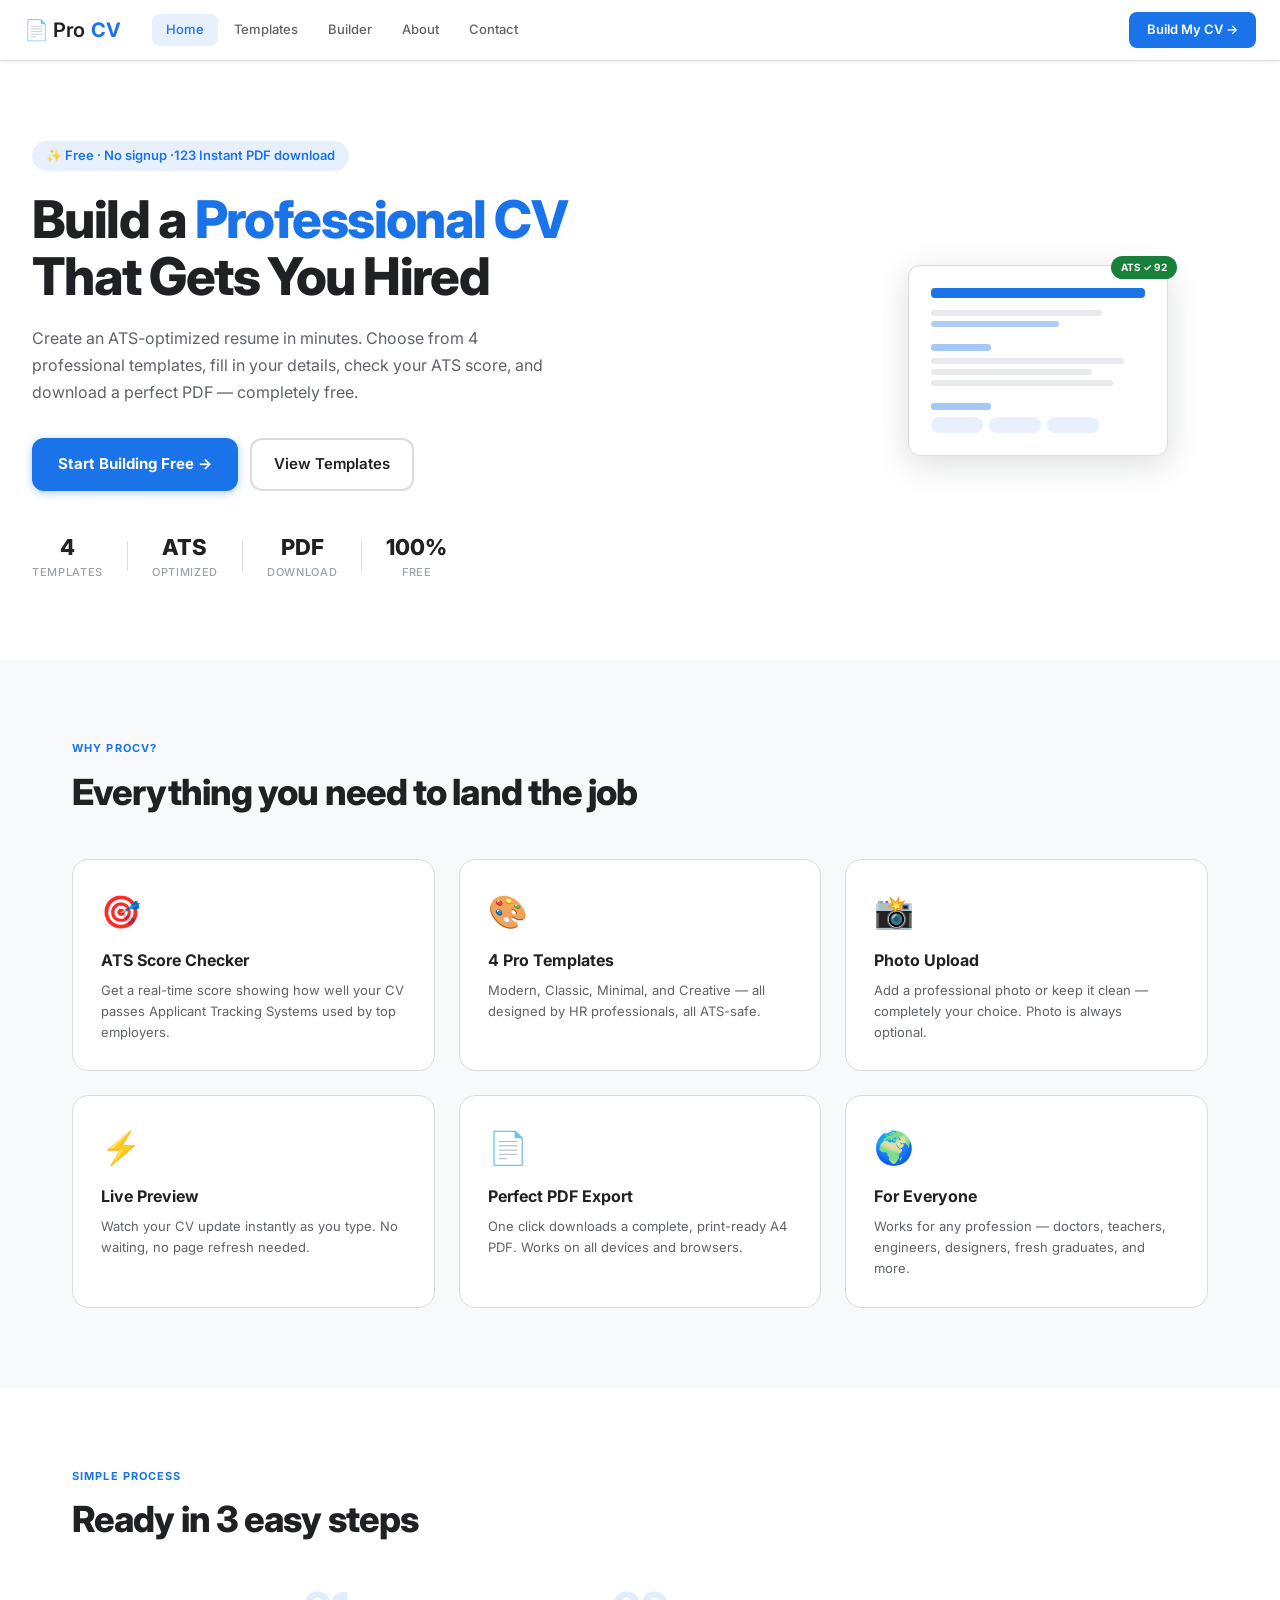
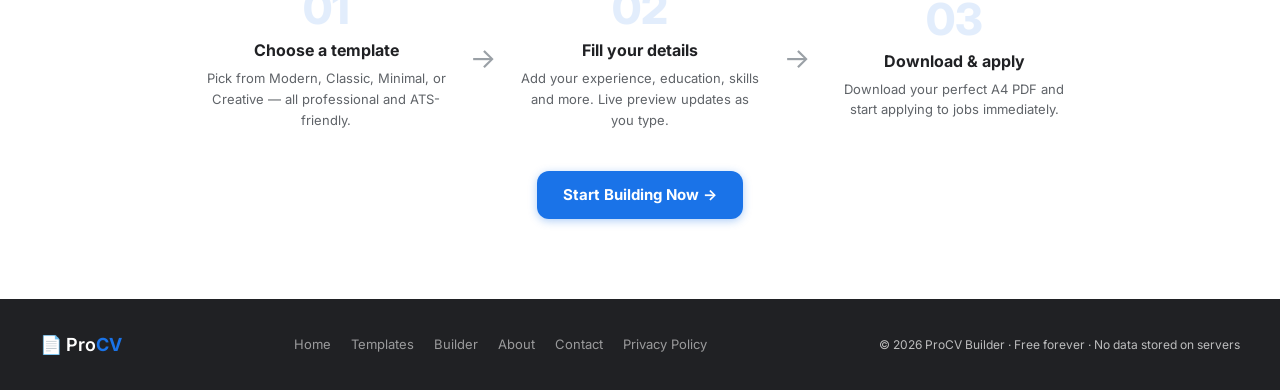
<file: index.html>
<!DOCTYPE html>
<html lang="en">
<head>
<meta charset="UTF-8">
<meta name="viewport" content="width=device-width, initial-scale=1.0">
<title>ProCV – Free Professional CV Builder</title>
<link rel="stylesheet" href="style.css">
<link href="https://fonts.googleapis.com/css2?family=Inter:wght@300;400;500;600;700;800&display=swap" rel="stylesheet">
</head>
<body>

<nav class="navbar">
  <div class="nav-wrap">
    <a href="index.html" class="brand">📄 Pro<strong>CV</strong></a>
    <div class="nav-links">
      <a href="index.html" class="nav-a active">Home</a>
      <a href="templates.html" class="nav-a">Templates</a>
      <a href="builder.html" class="nav-a">Builder</a>
      <a href="about.html" class="nav-a">About</a>
      <a href="contact.html" class="nav-a">Contact</a>
    </div>
    <a href="builder.html" class="nav-btn">Build My CV →</a>
    <button class="hamburger" onclick="toggleMenu()">☰</button>
  </div>
  <div class="mobile-menu" id="mobile-menu">
    <a href="index.html">Home</a>
    <a href="templates.html">Templates</a>
    <a href="builder.html">Builder</a>
    <a href="about.html">About</a>
    <a href="contact.html">Contact</a>
    <a href="builder.html" class="nav-btn" style="margin-top:8px;text-align:center">Build My CV →</a>
  </div>
</nav>

<section class="hero">
  <div class="hero-content">
    <div class="hero-badge">✨ Free · No signup ·123 Instant PDF download</div>
    <h1>Build a <span class="blue">Professional CV</span><br>That Gets You Hired</h1>
    <p class="hero-p">Create an ATS-optimized resume in minutes. Choose from 4 professional templates, fill in your details, check your ATS score, and download a perfect PDF — completely free.</p>
    <div class="hero-btns">
      <a href="builder.html" class="btn-primary">Start Building Free →</a>
      <a href="templates.html" class="btn-outline">View Templates</a>
    </div>
    <div class="hero-stats">
      <div class="hstat"><strong>4</strong><span>Templates</span></div>
      <div class="hdiv"></div>
      <div class="hstat"><strong>ATS</strong><span>Optimized</span></div>
      <div class="hdiv"></div>
      <div class="hstat"><strong>PDF</strong><span>Download</span></div>
      <div class="hdiv"></div>
      <div class="hstat"><strong>100%</strong><span>Free</span></div>
    </div>
  </div>
  <div class="hero-img">
    <div class="mockup">
      <div class="mockup-bar"></div>
      <div class="mockup-line l80"></div>
      <div class="mockup-line l60 blue-line"></div>
      <div class="mockup-gap"></div>
      <div class="mockup-stitle"></div>
      <div class="mockup-line l90"></div>
      <div class="mockup-line l75"></div>
      <div class="mockup-line l85"></div>
      <div class="mockup-gap"></div>
      <div class="mockup-stitle"></div>
      <div class="mockup-chips">
        <div class="mc"></div><div class="mc"></div><div class="mc"></div>
      </div>
      <div class="ats-badge">ATS ✓ 92</div>
    </div>
  </div>
</section>

<section class="features">
  <div class="container">
    <div class="sec-label">Why ProCV?</div>
    <h2 class="sec-title">Everything you need to land the job</h2>
    <div class="feat-grid">
      <div class="feat-card"><div class="feat-icon">🎯</div><h3>ATS Score Checker</h3><p>Get a real-time score showing how well your CV passes Applicant Tracking Systems used by top employers.</p></div>
      <div class="feat-card"><div class="feat-icon">🎨</div><h3>4 Pro Templates</h3><p>Modern, Classic, Minimal, and Creative — all designed by HR professionals, all ATS-safe.</p></div>
      <div class="feat-card"><div class="feat-icon">📸</div><h3>Photo Upload</h3><p>Add a professional photo or keep it clean — completely your choice. Photo is always optional.</p></div>
      <div class="feat-card"><div class="feat-icon">⚡</div><h3>Live Preview</h3><p>Watch your CV update instantly as you type. No waiting, no page refresh needed.</p></div>
      <div class="feat-card"><div class="feat-icon">📄</div><h3>Perfect PDF Export</h3><p>One click downloads a complete, print-ready A4 PDF. Works on all devices and browsers.</p></div>
      <div class="feat-card"><div class="feat-icon">🌍</div><h3>For Everyone</h3><p>Works for any profession — doctors, teachers, engineers, designers, fresh graduates, and more.</p></div>
    </div>
  </div>
</section>

<section class="how-section">
  <div class="container">
    <div class="sec-label">Simple process</div>
    <h2 class="sec-title">Ready in 3 easy steps</h2>
    <div class="how-grid">
      <div class="how-card"><div class="how-num">01</div><h3>Choose a template</h3><p>Pick from Modern, Classic, Minimal, or Creative — all professional and ATS-friendly.</p></div>
      <div class="how-arrow">→</div>
      <div class="how-card"><div class="how-num">02</div><h3>Fill your details</h3><p>Add your experience, education, skills and more. Live preview updates as you type.</p></div>
      <div class="how-arrow">→</div>
      <div class="how-card"><div class="how-num">03</div><h3>Download & apply</h3><p>Download your perfect A4 PDF and start applying to jobs immediately.</p></div>
    </div>
    <div style="text-align:center;margin-top:2.5rem"><a href="builder.html" class="btn-primary">Start Building Now →</a></div>
  </div>
</section>

<footer class="footer">
  <div class="footer-wrap">
    <div class="footer-brand">📄 Pro<strong>CV</strong></div>
    <div class="footer-links">
      <a href="index.html">Home</a>
      <a href="templates.html">Templates</a>
      <a href="builder.html">Builder</a>
      <a href="about.html">About</a>
      <a href="contact.html">Contact</a>
      <a href="privacy.html">Privacy Policy</a>
    </div>
    <p class="footer-copy">© 2026 ProCV Builder · Free forever · No data stored on servers</p>
  </div>
</footer>

<script>
function toggleMenu(){document.getElementById('mobile-menu').classList.toggle('open')}
</script>
</body>
</html>
</file>
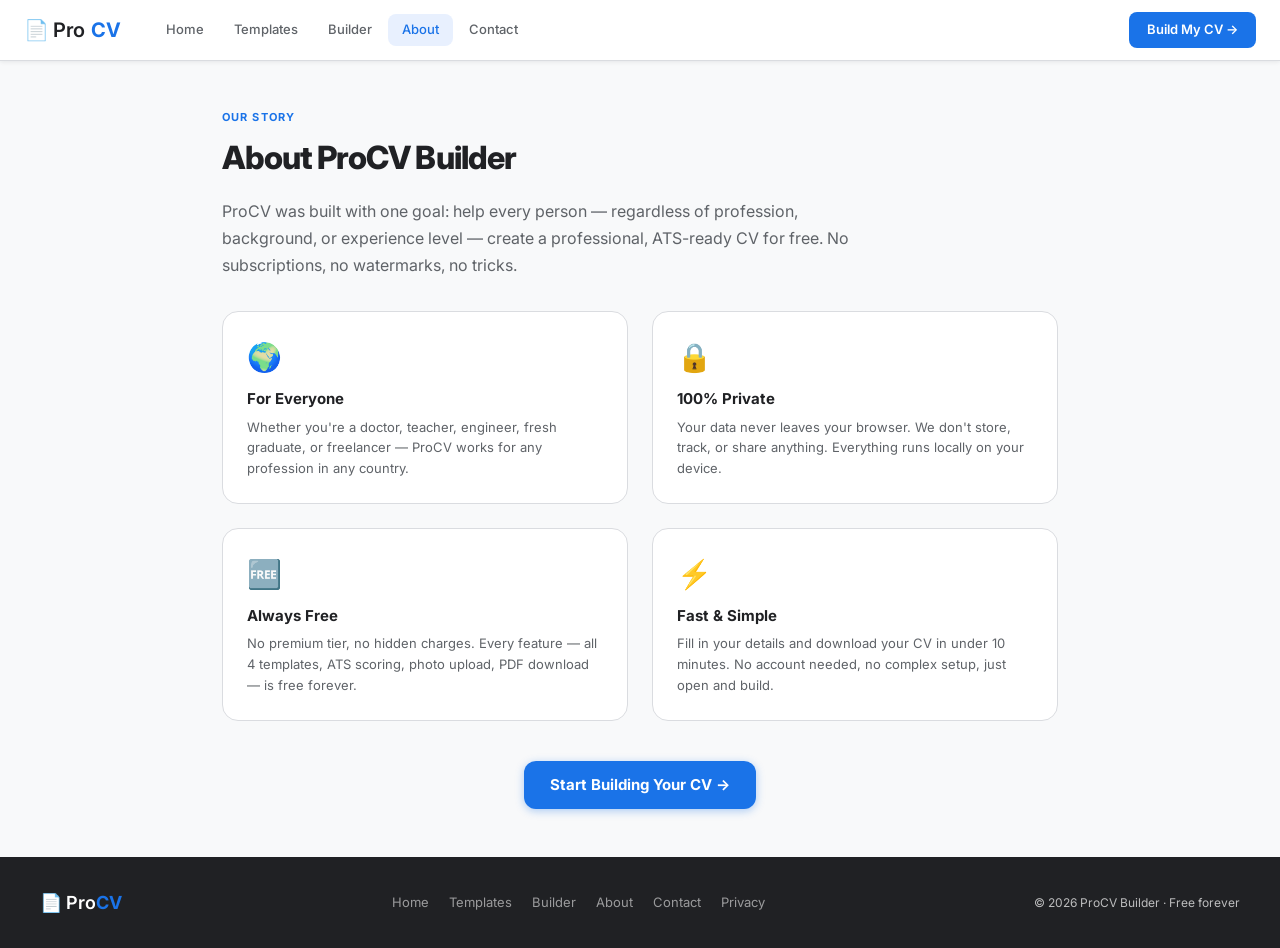
<file: about.html>
<!DOCTYPE html>
<html lang="en">
<head>
<meta charset="UTF-8"><meta name="viewport" content="width=device-width,initial-scale=1.0">
<title>About – ProCV Builder</title>
<link rel="stylesheet" href="style.css">
<link href="https://fonts.googleapis.com/css2?family=Inter:wght@400;500;600;700;800&display=swap" rel="stylesheet">
</head>
<body class="page-body">
<nav class="navbar"><div class="nav-wrap">
  <a href="index.html" class="brand">📄 Pro<strong>CV</strong></a>
  <div class="nav-links">
    <a href="index.html" class="nav-a">Home</a><a href="templates.html" class="nav-a">Templates</a>
    <a href="builder.html" class="nav-a">Builder</a><a href="about.html" class="nav-a active">About</a><a href="contact.html" class="nav-a">Contact</a>
  </div>
  <a href="builder.html" class="nav-btn">Build My CV →</a>
  <button class="hamburger" onclick="toggleMenu()">☰</button>
</div>
<div class="mobile-menu" id="mobile-menu">
  <a href="index.html">Home</a><a href="templates.html">Templates</a><a href="builder.html">Builder</a><a href="about.html">About</a><a href="contact.html">Contact</a>
  <a href="builder.html" class="nav-btn" style="margin-top:8px;text-align:center">Build My CV →</a>
</div></nav>

<div class="page-section">
  <div class="sec-label">Our story</div>
  <h1 style="font-size:2rem;font-weight:800;letter-spacing:-.03em;margin-bottom:1rem">About ProCV Builder</h1>
  <p style="font-size:16px;color:var(--text2);line-height:1.7;max-width:640px;margin-bottom:2rem">ProCV was built with one goal: help every person — regardless of profession, background, or experience level — create a professional, ATS-ready CV for free. No subscriptions, no watermarks, no tricks.</p>

  <div class="about-grid">
    <div class="about-card"><div class="ac-icon">🌍</div><h3>For Everyone</h3><p>Whether you're a doctor, teacher, engineer, fresh graduate, or freelancer — ProCV works for any profession in any country.</p></div>
    <div class="about-card"><div class="ac-icon">🔒</div><h3>100% Private</h3><p>Your data never leaves your browser. We don't store, track, or share anything. Everything runs locally on your device.</p></div>
    <div class="about-card"><div class="ac-icon">🆓</div><h3>Always Free</h3><p>No premium tier, no hidden charges. Every feature — all 4 templates, ATS scoring, photo upload, PDF download — is free forever.</p></div>
    <div class="about-card"><div class="ac-icon">⚡</div><h3>Fast & Simple</h3><p>Fill in your details and download your CV in under 10 minutes. No account needed, no complex setup, just open and build.</p></div>
  </div>

  <div style="margin-top:2.5rem;text-align:center">
    <a href="builder.html" class="btn-primary">Start Building Your CV →</a>
  </div>
</div>

<footer class="footer"><div class="footer-wrap">
  <div class="footer-brand">📄 Pro<strong>CV</strong></div>
  <div class="footer-links"><a href="index.html">Home</a><a href="templates.html">Templates</a><a href="builder.html">Builder</a><a href="about.html">About</a><a href="contact.html">Contact</a><a href="privacy.html">Privacy</a></div>
  <p class="footer-copy">© 2026 ProCV Builder · Free forever</p>
</div></footer>
<script>function toggleMenu(){document.getElementById('mobile-menu').classList.toggle('open')}</script>
</body>
</html>
</file>
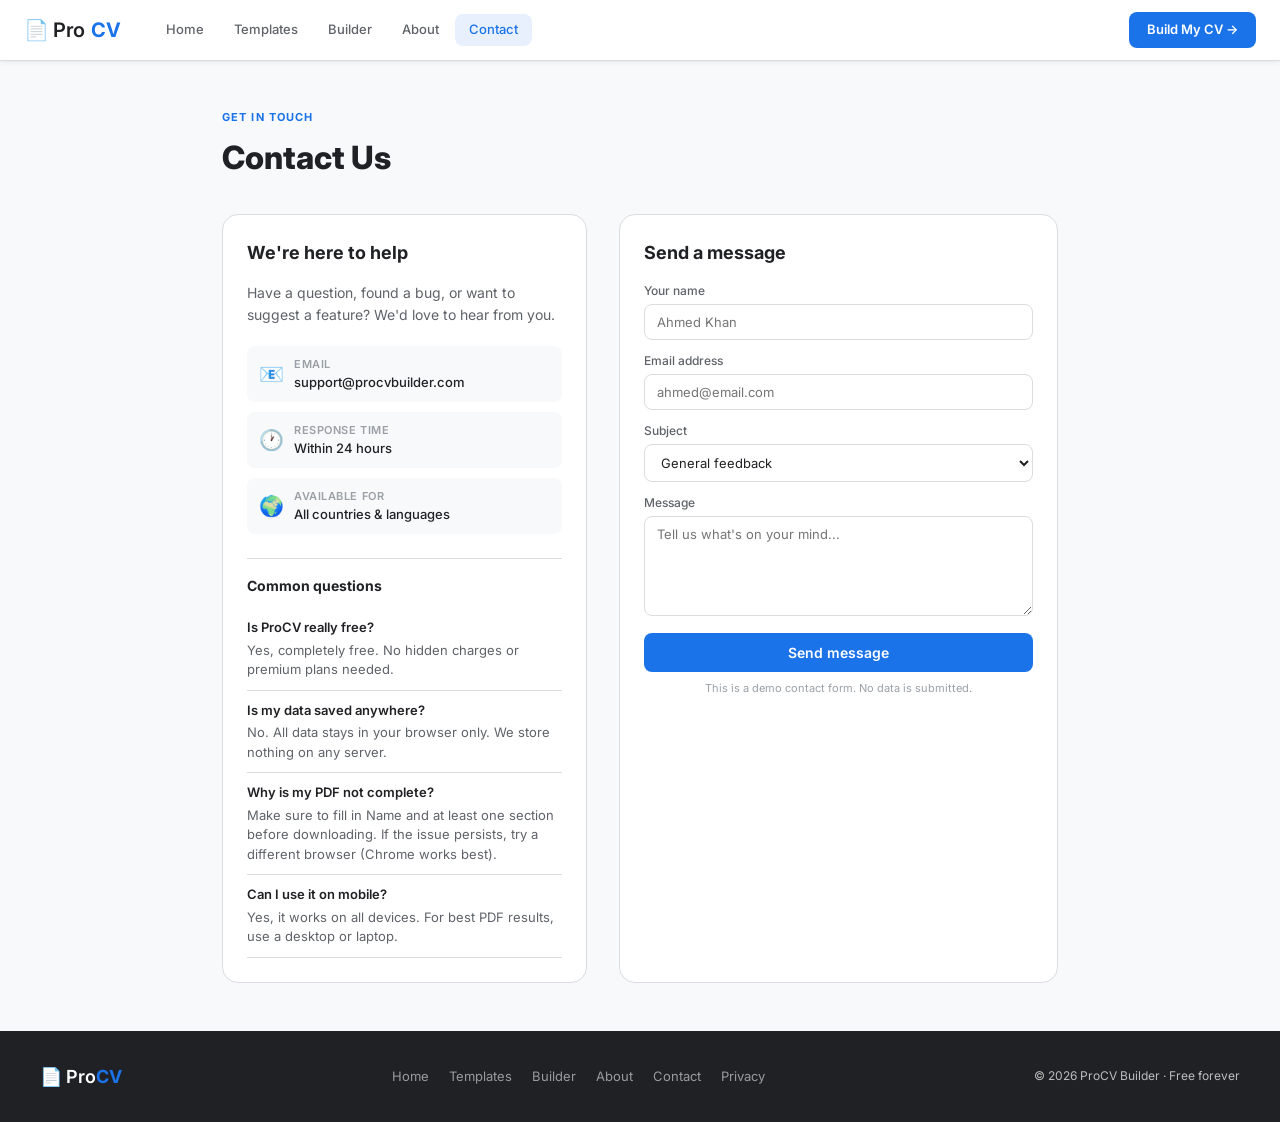
<file: contact.html>
<!DOCTYPE html>
<html lang="en">
<head>
<meta charset="UTF-8"><meta name="viewport" content="width=device-width,initial-scale=1.0">
<title>Contact – ProCV Builder</title>
<link rel="stylesheet" href="style.css">
<link href="https://fonts.googleapis.com/css2?family=Inter:wght@400;500;600;700;800&display=swap" rel="stylesheet">
</head>
<body class="page-body">
<nav class="navbar"><div class="nav-wrap">
  <a href="index.html" class="brand">📄 Pro<strong>CV</strong></a>
  <div class="nav-links">
    <a href="index.html" class="nav-a">Home</a><a href="templates.html" class="nav-a">Templates</a>
    <a href="builder.html" class="nav-a">Builder</a><a href="about.html" class="nav-a">About</a><a href="contact.html" class="nav-a active">Contact</a>
  </div>
  <a href="builder.html" class="nav-btn">Build My CV →</a>
  <button class="hamburger" onclick="toggleMenu()">☰</button>
</div>
<div class="mobile-menu" id="mobile-menu">
  <a href="index.html">Home</a><a href="templates.html">Templates</a><a href="builder.html">Builder</a><a href="about.html">About</a><a href="contact.html">Contact</a>
  <a href="builder.html" class="nav-btn" style="margin-top:8px;text-align:center">Build My CV →</a>
</div></nav>

<div class="page-section">
  <div class="sec-label">Get in touch</div>
  <h1 style="font-size:2rem;font-weight:800;margin-bottom:2rem">Contact Us</h1>
  <div class="contact-grid">
    <div class="info-card">
      <h3>We're here to help</h3>
      <p>Have a question, found a bug, or want to suggest a feature? We'd love to hear from you.</p>
      <div class="ci-list">
        <div class="ci-item"><div class="ci-icon">📧</div><div><div class="ci-lbl">Email</div><div class="ci-val">support@procvbuilder.com</div></div></div>
        <div class="ci-item"><div class="ci-icon">🕐</div><div><div class="ci-lbl">Response time</div><div class="ci-val">Within 24 hours</div></div></div>
        <div class="ci-item"><div class="ci-icon">🌍</div><div><div class="ci-lbl">Available for</div><div class="ci-val">All countries & languages</div></div></div>
      </div>
      <div class="faq">
        <h4>Common questions</h4>
        <div class="faq-q">Is ProCV really free?</div>
        <div class="faq-a">Yes, completely free. No hidden charges or premium plans needed.</div>
        <div class="faq-q">Is my data saved anywhere?</div>
        <div class="faq-a">No. All data stays in your browser only. We store nothing on any server.</div>
        <div class="faq-q">Why is my PDF not complete?</div>
        <div class="faq-a">Make sure to fill in Name and at least one section before downloading. If the issue persists, try a different browser (Chrome works best).</div>
        <div class="faq-q">Can I use it on mobile?</div>
        <div class="faq-a">Yes, it works on all devices. For best PDF results, use a desktop or laptop.</div>
      </div>
    </div>
    <div class="form-card">
      <h3>Send a message</h3>
      <div class="cf"><label>Your name</label><input type="text" id="cf-name" placeholder="Ahmed Khan"></div>
      <div class="cf"><label>Email address</label><input type="email" id="cf-email" placeholder="ahmed@email.com"></div>
      <div class="cf"><label>Subject</label>
        <select id="cf-subject">
          <option>General feedback</option><option>Bug report</option>
          <option>Feature request</option><option>Template suggestion</option><option>Other</option>
        </select>
      </div>
      <div class="cf"><label>Message</label><textarea rows="5" id="cf-msg" placeholder="Tell us what's on your mind..."></textarea></div>
      <button class="btn-send" onclick="sendForm()">Send message</button>
      <div class="form-note">This is a demo contact form. No data is submitted.</div>
    </div>
  </div>
</div>

<footer class="footer"><div class="footer-wrap">
  <div class="footer-brand">📄 Pro<strong>CV</strong></div>
  <div class="footer-links"><a href="index.html">Home</a><a href="templates.html">Templates</a><a href="builder.html">Builder</a><a href="about.html">About</a><a href="contact.html">Contact</a><a href="privacy.html">Privacy</a></div>
  <p class="footer-copy">© 2026 ProCV Builder · Free forever</p>
</div></footer>
<script>
function toggleMenu(){document.getElementById('mobile-menu').classList.toggle('open')}
function sendForm(){
  const btn=document.querySelector('.btn-send');
  btn.textContent='✓ Message sent!';btn.style.background='#188038';
  setTimeout(()=>{btn.textContent='Send message';btn.style.background='';},3000);
}
</script>
</body>
</html>
</file>
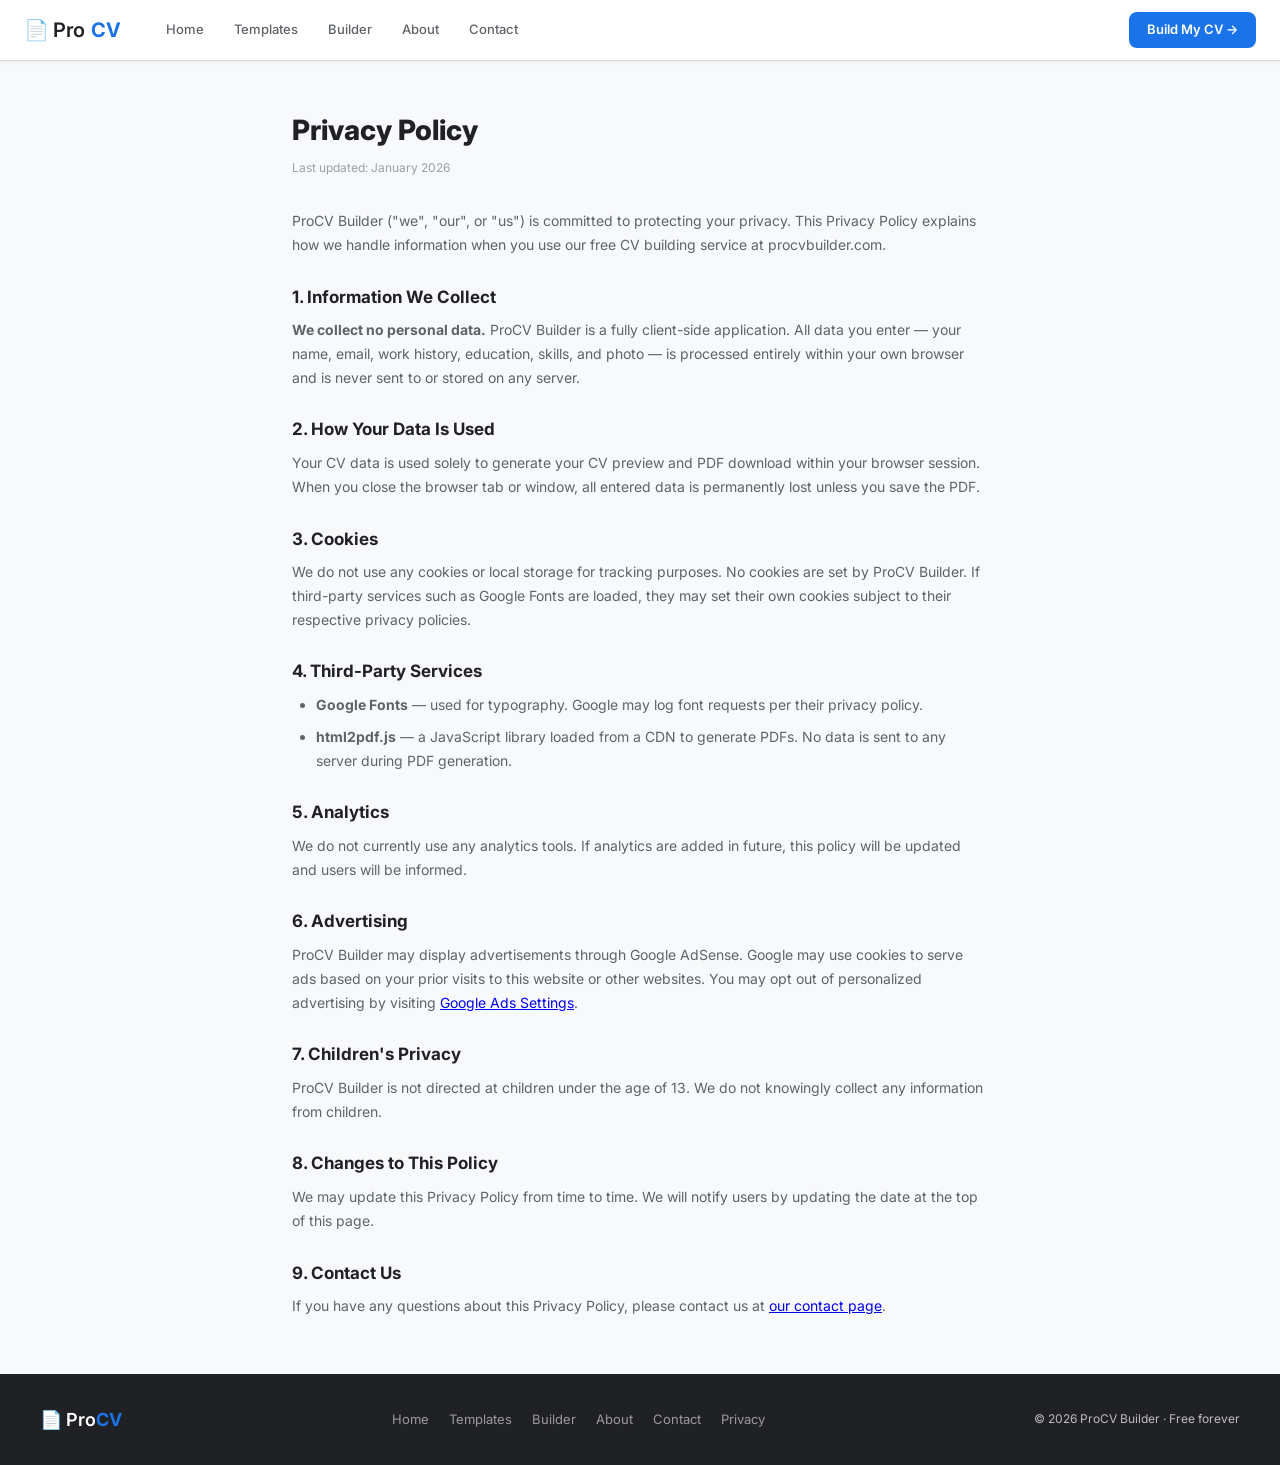
<file: privacy.html>
<!DOCTYPE html>
<html lang="en">
<head>
<meta charset="UTF-8"><meta name="viewport" content="width=device-width,initial-scale=1.0">
<title>Privacy Policy – ProCV Builder</title>
<link rel="stylesheet" href="style.css">
<link href="https://fonts.googleapis.com/css2?family=Inter:wght@400;500;600;700;800&display=swap" rel="stylesheet">
</head>
<body class="page-body">
<nav class="navbar"><div class="nav-wrap">
  <a href="index.html" class="brand">📄 Pro<strong>CV</strong></a>
  <div class="nav-links">
    <a href="index.html" class="nav-a">Home</a><a href="templates.html" class="nav-a">Templates</a>
    <a href="builder.html" class="nav-a">Builder</a><a href="about.html" class="nav-a">About</a><a href="contact.html" class="nav-a">Contact</a>
  </div>
  <a href="builder.html" class="nav-btn">Build My CV →</a>
  <button class="hamburger" onclick="toggleMenu()">☰</button>
</div>
<div class="mobile-menu" id="mobile-menu">
  <a href="index.html">Home</a><a href="templates.html">Templates</a><a href="builder.html">Builder</a><a href="about.html">About</a><a href="contact.html">Contact</a>
</div></nav>
<div class="privacy-body">
  <h1>Privacy Policy</h1>
  <div class="updated">Last updated: January 2026</div>
  <p>ProCV Builder ("we", "our", or "us") is committed to protecting your privacy. This Privacy Policy explains how we handle information when you use our free CV building service at procvbuilder.com.</p>
  <h2>1. Information We Collect</h2>
  <p><strong>We collect no personal data.</strong> ProCV Builder is a fully client-side application. All data you enter — your name, email, work history, education, skills, and photo — is processed entirely within your own browser and is never sent to or stored on any server.</p>
  <h2>2. How Your Data Is Used</h2>
  <p>Your CV data is used solely to generate your CV preview and PDF download within your browser session. When you close the browser tab or window, all entered data is permanently lost unless you save the PDF.</p>
  <h2>3. Cookies</h2>
  <p>We do not use any cookies or local storage for tracking purposes. No cookies are set by ProCV Builder. If third-party services such as Google Fonts are loaded, they may set their own cookies subject to their respective privacy policies.</p>
  <h2>4. Third-Party Services</h2>
  <ul>
    <li><strong>Google Fonts</strong> — used for typography. Google may log font requests per their privacy policy.</li>
    <li><strong>html2pdf.js</strong> — a JavaScript library loaded from a CDN to generate PDFs. No data is sent to any server during PDF generation.</li>
  </ul>
  <h2>5. Analytics</h2>
  <p>We do not currently use any analytics tools. If analytics are added in future, this policy will be updated and users will be informed.</p>
  <h2>6. Advertising</h2>
  <p>ProCV Builder may display advertisements through Google AdSense. Google may use cookies to serve ads based on your prior visits to this website or other websites. You may opt out of personalized advertising by visiting <a href="https://www.google.com/settings/ads" target="_blank">Google Ads Settings</a>.</p>
  <h2>7. Children's Privacy</h2>
  <p>ProCV Builder is not directed at children under the age of 13. We do not knowingly collect any information from children.</p>
  <h2>8. Changes to This Policy</h2>
  <p>We may update this Privacy Policy from time to time. We will notify users by updating the date at the top of this page.</p>
  <h2>9. Contact Us</h2>
  <p>If you have any questions about this Privacy Policy, please contact us at <a href="contact.html">our contact page</a>.</p>
</div>
<footer class="footer"><div class="footer-wrap">
  <div class="footer-brand">📄 Pro<strong>CV</strong></div>
  <div class="footer-links"><a href="index.html">Home</a><a href="templates.html">Templates</a><a href="builder.html">Builder</a><a href="about.html">About</a><a href="contact.html">Contact</a><a href="privacy.html">Privacy</a></div>
  <p class="footer-copy">© 2026 ProCV Builder · Free forever</p>
</div></footer>
<script>function toggleMenu(){document.getElementById('mobile-menu').classList.toggle('open')}</script>
</body>
</html>
</file>
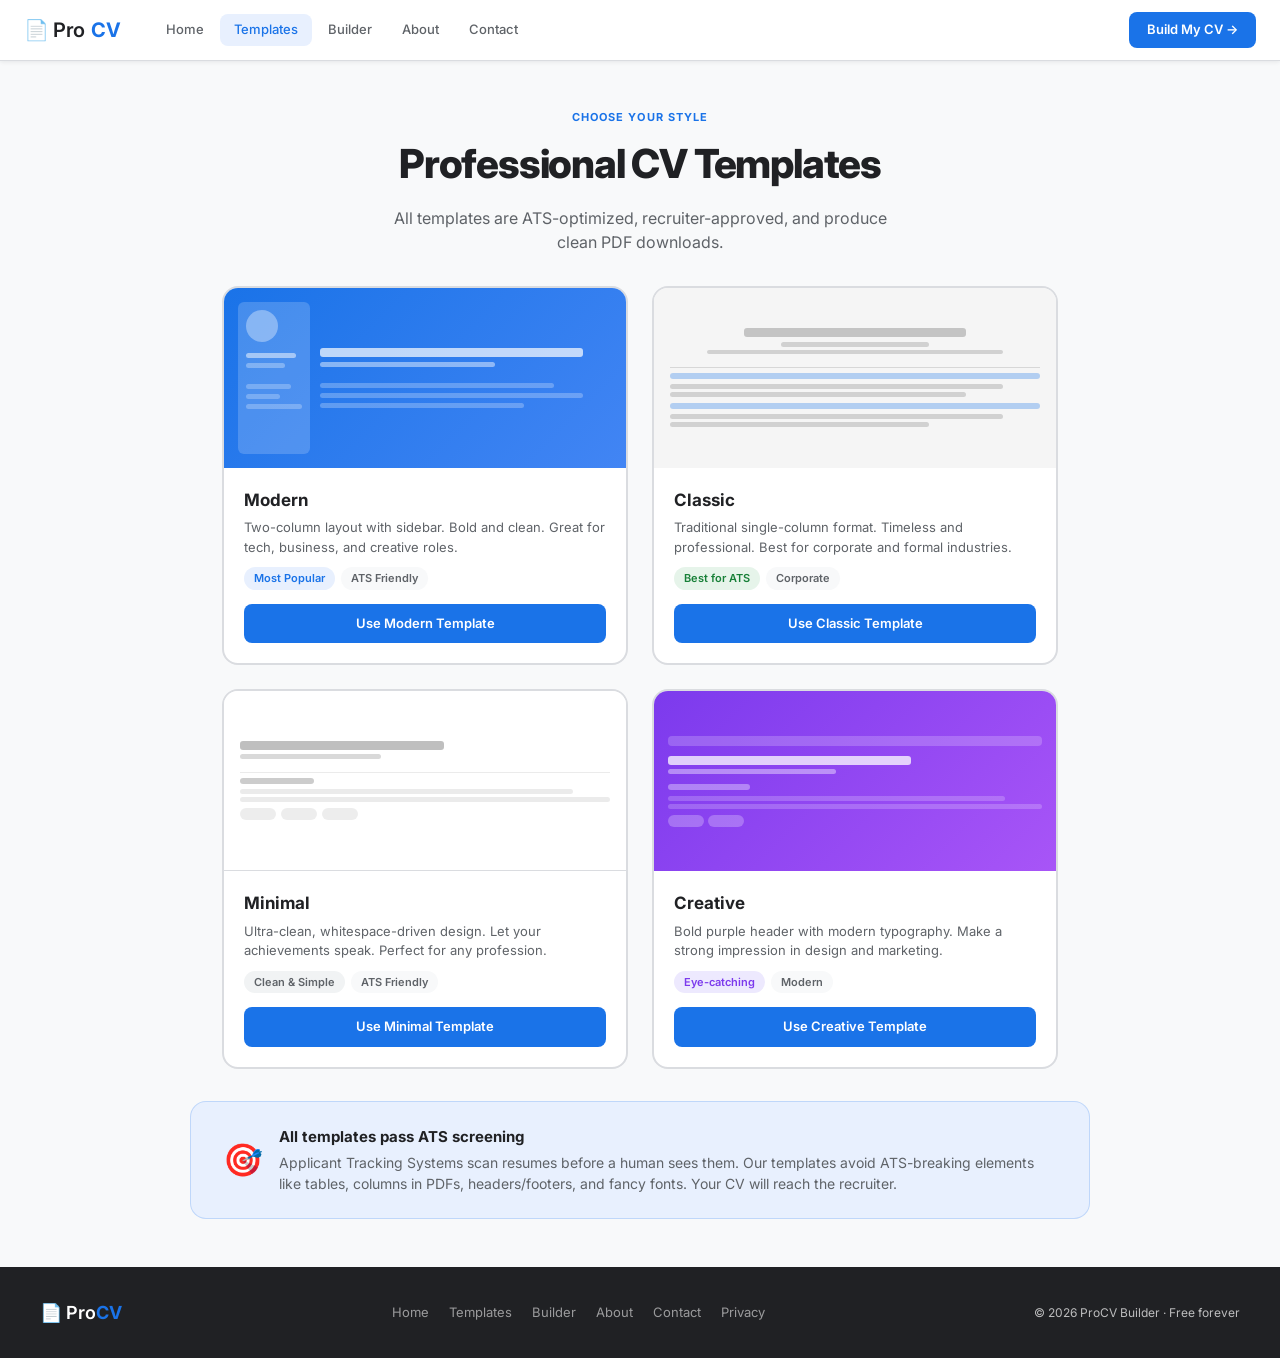
<file: templates.html>
<!DOCTYPE html>
<html lang="en">
<head>
<meta charset="UTF-8">
<meta name="viewport" content="width=device-width, initial-scale=1.0">
<title>CV Templates – ProCV Builder</title>
<link rel="stylesheet" href="style.css">
<link href="https://fonts.googleapis.com/css2?family=Inter:wght@400;500;600;700;800&display=swap" rel="stylesheet">
</head>
<body class="page-body">

<nav class="navbar">
  <div class="nav-wrap">
    <a href="index.html" class="brand">📄 Pro<strong>CV</strong></a>
    <div class="nav-links">
      <a href="index.html" class="nav-a">Home</a>
      <a href="templates.html" class="nav-a active">Templates</a>
      <a href="builder.html" class="nav-a">Builder</a>
      <a href="about.html" class="nav-a">About</a>
      <a href="contact.html" class="nav-a">Contact</a>
    </div>
    <a href="builder.html" class="nav-btn">Build My CV →</a>
    <button class="hamburger" onclick="toggleMenu()">☰</button>
  </div>
  <div class="mobile-menu" id="mobile-menu">
    <a href="index.html">Home</a><a href="templates.html">Templates</a>
    <a href="builder.html">Builder</a><a href="about.html">About</a><a href="contact.html">Contact</a>
    <a href="builder.html" class="nav-btn" style="margin-top:8px;text-align:center">Build My CV →</a>
  </div>
</nav>

<div class="page-hero">
  <div class="sec-label">Choose your style</div>
  <h1>Professional CV Templates</h1>
  <p>All templates are ATS-optimized, recruiter-approved, and produce clean PDF downloads.</p>
</div>

<div class="tpl-grid">

  <div class="tpl-card">
    <div class="tpl-thumb thumb-modern">
      <div class="tb-sidebar">
        <div class="tb-circle"></div>
        <div class="tb-bar w90" style="background:rgba(255,255,255,.5)"></div>
        <div class="tb-bar w70" style="background:rgba(255,255,255,.3)"></div>
        <div class="tb-gap"></div>
        <div class="tb-bar w80" style="background:rgba(255,255,255,.25)"></div>
        <div class="tb-bar w60" style="background:rgba(255,255,255,.25)"></div>
        <div class="tb-bar w75" style="background:rgba(255,255,255,.25)"></div>
      </div>
      <div class="tb-main" style="padding-left:10px">
        <div class="tb-bar w90 d" style="background:rgba(255,255,255,.7);height:9px"></div>
        <div class="tb-bar w60" style="background:rgba(255,255,255,.45)"></div>
        <div class="tb-gap"></div>
        <div class="tb-bar w80" style="background:rgba(255,255,255,.25)"></div>
        <div class="tb-bar w90" style="background:rgba(255,255,255,.25)"></div>
        <div class="tb-bar w70" style="background:rgba(255,255,255,.25)"></div>
      </div>
    </div>
    <div class="tpl-info">
      <div class="tpl-name">Modern</div>
      <div class="tpl-desc">Two-column layout with sidebar. Bold and clean. Great for tech, business, and creative roles.</div>
      <div class="tpl-tags"><span class="ttag b">Most Popular</span><span class="ttag">ATS Friendly</span></div>
      <a href="builder.html?t=modern" class="btn-use">Use Modern Template</a>
    </div>
  </div>

  <div class="tpl-card">
    <div class="tpl-thumb thumb-classic" style="padding:16px">
      <div class="tb-bar w60 d center" style="margin-bottom:5px;height:9px"></div>
      <div class="tb-bar w40 m center" style="margin-bottom:3px"></div>
      <div class="tb-bar w80 s m center" style="margin-bottom:8px"></div>
      <div class="tb-divider"></div>
      <div class="tb-bar w25 a" style="margin-bottom:5px;height:6px;background:rgba(26,115,232,.5)"></div>
      <div class="tb-bar w90 m"></div>
      <div class="tb-bar w80 m" style="margin-top:3px"></div>
      <div class="tb-gap"></div>
      <div class="tb-bar w25 a" style="margin-bottom:5px;height:6px;background:rgba(26,115,232,.5)"></div>
      <div class="tb-bar w90 m"></div>
      <div class="tb-bar w70 m" style="margin-top:3px"></div>
    </div>
    <div class="tpl-info">
      <div class="tpl-name">Classic</div>
      <div class="tpl-desc">Traditional single-column format. Timeless and professional. Best for corporate and formal industries.</div>
      <div class="tpl-tags"><span class="ttag g">Best for ATS</span><span class="ttag">Corporate</span></div>
      <a href="builder.html?t=classic" class="btn-use">Use Classic Template</a>
    </div>
  </div>

  <div class="tpl-card">
    <div class="tpl-thumb thumb-minimal" style="padding:16px">
      <div class="tb-bar w55 d" style="height:9px;background:rgba(0,0,0,.25);width:55%;margin-bottom:4px"></div>
      <div class="tb-bar w38 m" style="width:38%;background:rgba(0,0,0,.15);margin-bottom:8px"></div>
      <div class="tb-divider" style="background:rgba(0,0,0,.08)"></div>
      <div class="tb-bar w20 d" style="height:6px;width:20%;background:rgba(0,0,0,.2);margin-bottom:5px"></div>
      <div class="tb-bar w90 m" style="background:rgba(0,0,0,.08)"></div>
      <div class="tb-bar w75 m" style="background:rgba(0,0,0,.08);margin-top:3px"></div>
      <div class="tb-gap"></div>
      <div class="tb-chips" style="gap:5px">
        <div class="tb-chip" style="background:rgba(0,0,0,.07)"></div>
        <div class="tb-chip" style="background:rgba(0,0,0,.07)"></div>
        <div class="tb-chip" style="background:rgba(0,0,0,.07)"></div>
      </div>
    </div>
    <div class="tpl-info">
      <div class="tpl-name">Minimal</div>
      <div class="tpl-desc">Ultra-clean, whitespace-driven design. Let your achievements speak. Perfect for any profession.</div>
      <div class="tpl-tags"><span class="ttag gr">Clean & Simple</span><span class="ttag">ATS Friendly</span></div>
      <a href="builder.html?t=minimal" class="btn-use">Use Minimal Template</a>
    </div>
  </div>

  <div class="tpl-card">
    <div class="tpl-thumb thumb-creative" style="padding:14px">
      <div style="height:10px;background:rgba(255,255,255,.2);border-radius:4px;width:100%;margin-bottom:10px"></div>
      <div class="tb-bar w65 d" style="background:rgba(255,255,255,.75);height:9px;width:65%;margin-bottom:4px"></div>
      <div class="tb-bar w45" style="background:rgba(255,255,255,.4);width:45%;margin-bottom:10px"></div>
      <div style="height:6px;width:22%;background:rgba(255,255,255,.35);border-radius:3px;margin-bottom:6px"></div>
      <div class="tb-bar w90" style="background:rgba(255,255,255,.2)"></div>
      <div class="tb-bar w75" style="background:rgba(255,255,255,.2);margin-top:3px"></div>
      <div class="tb-gap"></div>
      <div class="tb-chips"><div class="tb-chip"></div><div class="tb-chip"></div></div>
    </div>
    <div class="tpl-info">
      <div class="tpl-name">Creative</div>
      <div class="tpl-desc">Bold purple header with modern typography. Make a strong impression in design and marketing.</div>
      <div class="tpl-tags"><span class="ttag p">Eye-catching</span><span class="ttag">Modern</span></div>
      <a href="builder.html?t=creative" class="btn-use">Use Creative Template</a>
    </div>
  </div>

</div>

<div class="ats-note" style="padding:1.5rem 2rem;margin-bottom:3rem">
  <div class="ats-note-icon">🎯</div>
  <div>
    <h4>All templates pass ATS screening</h4>
    <p>Applicant Tracking Systems scan resumes before a human sees them. Our templates avoid ATS-breaking elements like tables, columns in PDFs, headers/footers, and fancy fonts. Your CV will reach the recruiter.</p>
  </div>
</div>

<footer class="footer">
  <div class="footer-wrap">
    <div class="footer-brand">📄 Pro<strong>CV</strong></div>
    <div class="footer-links">
      <a href="index.html">Home</a><a href="templates.html">Templates</a>
      <a href="builder.html">Builder</a><a href="about.html">About</a>
      <a href="contact.html">Contact</a><a href="privacy.html">Privacy</a>
    </div>
    <p class="footer-copy">© 2026 ProCV Builder · Free forever</p>
  </div>
</footer>
<script>function toggleMenu(){document.getElementById('mobile-menu').classList.toggle('open')}</script>
</body>
</html>
</file>
<file: style.css>
/* ============================================================
   PROCV BUILDER — SHARED STYLES
   ============================================================ */
*,*::before,*::after{box-sizing:border-box;margin:0;padding:0}
:root{
  --blue:#1a73e8;--blue-d:#1255c0;--blue-l:#e8f0fe;
  --green:#188038;--green-l:#e6f4ea;
  --red:#d93025;--red-l:#fce8e6;
  --orange:#ea8600;--orange-l:#fef3e2;
  --purple:#7c3aed;--purple-l:#ede9fe;
  --text:#202124;--text2:#5f6368;--text3:#9aa0a6;
  --border:#dadce0;--bg:#f8f9fa;--white:#fff;
  --font:'Inter',-apple-system,BlinkMacSystemFont,sans-serif;
  --r:8px;--rl:12px;--rxl:16px;
  --shadow:0 1px 3px rgba(60,64,67,.15),0 4px 8px rgba(60,64,67,.08);
  --shadow-lg:0 8px 32px rgba(60,64,67,.18);
}
body{font-family:var(--font);color:var(--text);-webkit-font-smoothing:antialiased;font-size:14px;line-height:1.5}

/* ===== NAVBAR ===== */
.navbar{background:var(--white);border-bottom:1px solid var(--border);position:sticky;top:0;z-index:100;box-shadow:0 1px 4px rgba(60,64,67,.1)}
.nav-wrap{max-width:1280px;margin:0 auto;padding:0 1.5rem;height:60px;display:flex;align-items:center;gap:1rem}
.brand{font-size:20px;font-weight:600;color:var(--text);text-decoration:none;display:flex;align-items:center;gap:6px;letter-spacing:-.02em}
.brand strong{color:var(--blue)}
.nav-links{display:flex;gap:2px;margin-left:1rem;flex:1}
.nav-a{padding:6px 14px;color:var(--text2);text-decoration:none;font-size:13px;font-weight:500;border-radius:var(--r);transition:background .15s,color .15s}
.nav-a:hover,.nav-a.active{color:var(--blue);background:var(--blue-l)}
.nav-btn{padding:8px 18px;background:var(--blue);color:#fff;border-radius:var(--r);font-size:13px;font-weight:600;text-decoration:none;white-space:nowrap;transition:background .15s}
.nav-btn:hover{background:var(--blue-d)}
.hamburger{display:none;background:none;border:none;font-size:22px;cursor:pointer;padding:4px 8px;color:var(--text)}
.mobile-menu{display:none;flex-direction:column;padding:1rem 1.5rem;gap:4px;border-top:1px solid var(--border);background:var(--white)}
.mobile-menu.open{display:flex}
.mobile-menu a{padding:10px;color:var(--text);text-decoration:none;font-weight:500;border-radius:var(--r)}
.mobile-menu a:hover{background:var(--bg)}

/* ===== HERO ===== */
.hero{display:grid;grid-template-columns:1fr 420px;gap:3rem;align-items:center;max-width:1280px;margin:0 auto;padding:5rem 2rem}
.hero-badge{display:inline-block;background:var(--blue-l);color:var(--blue);font-size:13px;font-weight:600;padding:5px 14px;border-radius:20px;margin-bottom:1.25rem}
.hero h1{font-size:clamp(2rem,4.5vw,3.25rem);font-weight:800;line-height:1.1;letter-spacing:-.03em;margin-bottom:1.25rem}
.blue{color:var(--blue)}
.hero-p{font-size:16px;color:var(--text2);line-height:1.7;margin-bottom:2rem;max-width:520px}
.hero-btns{display:flex;gap:12px;flex-wrap:wrap;margin-bottom:2.5rem}
.btn-primary{display:inline-flex;align-items:center;gap:8px;padding:13px 26px;background:var(--blue);color:#fff;border-radius:var(--rl);font-size:15px;font-weight:700;text-decoration:none;border:none;cursor:pointer;transition:background .15s,transform .1s;box-shadow:0 2px 8px rgba(26,115,232,.35);font-family:var(--font)}
.btn-primary:hover{background:var(--blue-d);transform:translateY(-1px)}
.btn-outline{display:inline-flex;align-items:center;padding:13px 22px;border:2px solid var(--border);color:var(--text);border-radius:var(--rl);font-size:15px;font-weight:600;text-decoration:none;transition:border-color .15s,color .15s}
.btn-outline:hover{border-color:var(--blue);color:var(--blue)}
.hero-stats{display:flex;align-items:center;gap:1.5rem}
.hstat{display:flex;flex-direction:column;align-items:center}
.hstat strong{font-size:22px;font-weight:800}
.hstat span{font-size:11px;font-weight:500;color:var(--text3);text-transform:uppercase;letter-spacing:.06em}
.hdiv{width:1px;height:30px;background:var(--border)}

/* MOCKUP */
.hero-img{display:flex;justify-content:center}
.mockup{width:260px;background:#fff;border-radius:var(--rl);box-shadow:var(--shadow-lg);padding:22px;border:1px solid var(--border);position:relative}
.mockup-bar{height:10px;background:var(--blue);border-radius:4px;margin-bottom:12px}
.mockup-line{height:6px;background:#e8eaed;border-radius:3px;margin-bottom:5px}
.l80{width:80%}.l60{width:60%}.l90{width:90%}.l75{width:75%}.l85{width:85%}
.blue-line{background:rgba(26,115,232,.35)}
.mockup-gap{height:12px}
.mockup-stitle{height:7px;width:28%;background:rgba(26,115,232,.4);border-radius:3px;margin-bottom:7px}
.mockup-chips{display:flex;gap:6px}
.mc{height:16px;width:52px;background:var(--blue-l);border-radius:20px}
.ats-badge{position:absolute;top:-10px;right:-10px;background:var(--green);color:#fff;font-size:10px;font-weight:700;padding:4px 10px;border-radius:20px}

/* ===== SECTIONS ===== */
.container{max-width:1200px;margin:0 auto;padding:0 2rem}
.features{background:var(--bg);padding:5rem 0}
.sec-label{font-size:11px;font-weight:700;text-transform:uppercase;letter-spacing:.1em;color:var(--blue);margin-bottom:8px}
.sec-title{font-size:clamp(1.5rem,3vw,2.25rem);font-weight:800;letter-spacing:-.025em;margin-bottom:2.5rem}
.feat-grid{display:grid;grid-template-columns:repeat(3,1fr);gap:1.5rem}
.feat-card{background:#fff;border:1px solid var(--border);border-radius:var(--rxl);padding:1.75rem;transition:box-shadow .2s,transform .2s}
.feat-card:hover{box-shadow:var(--shadow-lg);transform:translateY(-3px)}
.feat-icon{font-size:32px;margin-bottom:12px}
.feat-card h3{font-size:16px;font-weight:700;margin-bottom:8px}
.feat-card p{font-size:13px;color:var(--text2);line-height:1.6}
.how-section{padding:5rem 0}
.how-grid{display:flex;align-items:center;gap:1.5rem;justify-content:center}
.how-card{flex:1;max-width:240px;text-align:center}
.how-num{font-size:44px;font-weight:800;color:var(--blue);opacity:.12;line-height:1;margin-bottom:8px}
.how-card h3{font-size:16px;font-weight:700;margin-bottom:6px}
.how-card p{font-size:13px;color:var(--text2);line-height:1.6}
.how-arrow{font-size:28px;color:var(--text3)}

/* ===== TEMPLATES PAGE ===== */
.page-hero{text-align:center;padding:3rem 2rem 2rem;max-width:600px;margin:0 auto}
.page-hero h1{font-size:clamp(1.75rem,4vw,2.5rem);font-weight:800;letter-spacing:-.03em;margin-bottom:.75rem}
.page-hero p{font-size:16px;color:var(--text2)}
.tpl-grid{display:grid;grid-template-columns:repeat(2,1fr);gap:1.5rem;max-width:900px;margin:0 auto 2rem;padding:0 2rem}
.tpl-card{background:#fff;border:2px solid var(--border);border-radius:var(--rxl);overflow:hidden;transition:box-shadow .2s,border-color .2s,transform .2s;cursor:pointer}
.tpl-card:hover{box-shadow:var(--shadow-lg);border-color:var(--blue);transform:translateY(-2px)}
.tpl-thumb{height:180px;display:flex;align-items:center;justify-content:center;padding:14px;position:relative}
.thumb-modern{background:linear-gradient(135deg,#1a73e8,#4285f4)}
.thumb-classic{background:#f5f5f5;align-items:flex-start;flex-direction:column}
.thumb-minimal{background:#fff;border-bottom:1px solid var(--border);flex-direction:column;align-items:flex-start}
.thumb-creative{background:linear-gradient(135deg,#7c3aed,#a855f7);flex-direction:column;align-items:flex-start}
.tb-sidebar{width:72px;background:rgba(255,255,255,.18);border-radius:6px;padding:8px;display:flex;flex-direction:column;gap:5px;align-self:stretch}
.tb-main{flex:1;display:flex;flex-direction:column;gap:5px}
.tb-bar{height:5px;background:rgba(255,255,255,.4);border-radius:3px;width:100%}
.tb-bar.d{background:rgba(0,0,0,.2);height:7px}.tb-bar.m{background:rgba(0,0,0,.15)}.tb-bar.a{background:var(--blue);opacity:.6}.tb-bar.s{height:4px}
.tb-bar.w90{width:90%}.tb-bar.w80{width:80%}.tb-bar.w70{width:70%}.tb-bar.w60{width:60%}.tb-bar.w50{width:50%}.tb-bar.w40{width:40%}.tb-bar.w30{width:30%}.tb-bar.center{margin:0 auto}
.tb-gap{height:6px}.tb-circle{width:32px;height:32px;border-radius:50%;background:rgba(255,255,255,.35);margin-bottom:6px}
.tb-divider{height:1px;background:rgba(0,0,0,.12);width:100%;margin:5px 0}
.tb-chips{display:flex;gap:4px}.tb-chip{height:12px;width:36px;background:rgba(255,255,255,.25);border-radius:20px}
.tpl-info{padding:1.25rem}
.tpl-name{font-size:17px;font-weight:700;margin-bottom:5px}
.tpl-desc{font-size:13px;color:var(--text2);line-height:1.5;margin-bottom:10px}
.tpl-tags{display:flex;gap:6px;flex-wrap:wrap;margin-bottom:14px}
.ttag{font-size:11px;font-weight:600;padding:3px 10px;border-radius:20px;background:var(--bg);color:var(--text2)}
.ttag.b{background:var(--blue-l);color:var(--blue)}.ttag.g{background:var(--green-l);color:var(--green)}.ttag.p{background:var(--purple-l);color:var(--purple)}.ttag.gr{background:#f1f3f4;color:var(--text2)}
.btn-use{display:block;width:100%;padding:10px;background:var(--blue);color:#fff;border:none;border-radius:var(--r);font-family:var(--font);font-size:13px;font-weight:600;cursor:pointer;text-decoration:none;text-align:center;transition:background .15s}
.btn-use:hover{background:var(--blue-d)}
.ats-note{display:flex;align-items:center;gap:1rem;background:var(--blue-l);border:1px solid rgba(26,115,232,.2);border-radius:var(--rxl);padding:1.5rem 2rem;max-width:900px;margin:0 auto 3rem;font-size:14px;color:var(--text2)}
.ats-note-icon{font-size:32px;flex-shrink:0}
.ats-note h4{font-size:15px;font-weight:700;color:var(--text);margin-bottom:4px}

/* ===== ABOUT / CONTACT PAGE ===== */
.page-body{background:var(--bg)}
.page-section{max-width:900px;margin:0 auto;padding:3rem 2rem}
.contact-grid{display:grid;grid-template-columns:1fr 1.2fr;gap:2rem}
.info-card{background:#fff;border:1px solid var(--border);border-radius:var(--rxl);padding:1.5rem}
.info-card h3,.form-card h3{font-size:18px;font-weight:700;margin-bottom:1rem}
.info-card p{font-size:14px;color:var(--text2);line-height:1.6;margin-bottom:1.25rem}
.ci-list{display:flex;flex-direction:column;gap:10px;margin-bottom:1.5rem}
.ci-item{display:flex;align-items:center;gap:10px;padding:10px 12px;background:var(--bg);border-radius:var(--r)}
.ci-icon{font-size:20px}
.ci-lbl{font-size:11px;font-weight:600;color:var(--text3);text-transform:uppercase;letter-spacing:.05em}
.ci-val{font-size:13px;font-weight:500}
.faq{border-top:1px solid var(--border);padding-top:1rem}
.faq h4{font-size:14px;font-weight:700;margin-bottom:.75rem}
.faq-q{font-size:13px;font-weight:600;margin-bottom:3px;padding-top:10px}
.faq-a{font-size:13px;color:var(--text2);line-height:1.5;padding-bottom:10px;border-bottom:1px solid var(--border)}
.form-card{background:#fff;border:1px solid var(--border);border-radius:var(--rxl);padding:1.5rem}
.cf{margin-bottom:12px}
.cf label{display:block;font-size:12px;font-weight:500;color:var(--text2);margin-bottom:4px}
.cf input,.cf textarea,.cf select{width:100%;font-family:var(--font);font-size:13px;padding:9px 12px;border:1.5px solid var(--border);border-radius:var(--r);background:#fff;color:var(--text);outline:none;transition:border-color .15s,box-shadow .15s;resize:vertical}
.cf input:focus,.cf textarea:focus,.cf select:focus{border-color:var(--blue);box-shadow:0 0 0 3px rgba(26,115,232,.1)}
.btn-send{display:flex;align-items:center;justify-content:center;gap:8px;width:100%;padding:11px;background:var(--blue);color:#fff;border:none;border-radius:var(--r);font-family:var(--font);font-size:14px;font-weight:600;cursor:pointer;transition:background .15s;margin-bottom:8px}
.btn-send:hover{background:var(--blue-d)}
.form-note{font-size:11px;color:var(--text3);text-align:center}
.about-grid{display:grid;grid-template-columns:1fr 1fr;gap:1.5rem;margin-top:2rem}
.about-card{background:#fff;border:1px solid var(--border);border-radius:var(--rxl);padding:1.5rem}
.about-card .ac-icon{font-size:28px;margin-bottom:10px}
.about-card h3{font-size:15px;font-weight:700;margin-bottom:6px}
.about-card p{font-size:13px;color:var(--text2);line-height:1.6}

/* ===== PRIVACY PAGE ===== */
.privacy-body{max-width:760px;margin:0 auto;padding:3rem 2rem}
.privacy-body h1{font-size:28px;font-weight:800;margin-bottom:.5rem}
.privacy-body .updated{font-size:12px;color:var(--text3);margin-bottom:2rem}
.privacy-body h2{font-size:17px;font-weight:700;margin-top:1.75rem;margin-bottom:.5rem;color:var(--text)}
.privacy-body p,.privacy-body li{font-size:14px;color:var(--text2);line-height:1.7;margin-bottom:.5rem}
.privacy-body ul{padding-left:1.5rem}

/* ===== FOOTER ===== */
.footer{background:#202124;color:rgba(255,255,255,.7);padding:2rem}
.footer-wrap{max-width:1200px;margin:0 auto;display:flex;align-items:center;justify-content:space-between;flex-wrap:wrap;gap:1rem}
.footer-brand{font-size:18px;color:#fff;font-weight:600}
.footer-brand strong{color:var(--blue)}
.footer-links{display:flex;gap:1.25rem;flex-wrap:wrap}
.footer-links a{color:rgba(255,255,255,.55);text-decoration:none;font-size:13px;transition:color .15s}
.footer-links a:hover{color:#fff}
.footer-copy{font-size:12px}

/* ===== RESPONSIVE ===== */
@media(max-width:900px){
  .hero{grid-template-columns:1fr;text-align:center;padding:3rem 1.5rem}
  .hero-p,.hero-btns,.hero-stats{margin-inline:auto}
  .hero-btns{justify-content:center}
  .hero-stats{justify-content:center}
  .hero-img{display:none}
  .feat-grid{grid-template-columns:1fr 1fr}
  .how-grid{flex-direction:column}
  .how-arrow{transform:rotate(90deg)}
  .tpl-grid{grid-template-columns:1fr;max-width:420px}
  .contact-grid{grid-template-columns:1fr}
  .about-grid{grid-template-columns:1fr}
  .footer-wrap{flex-direction:column;text-align:center}
  .nav-links{display:none}
  .hamburger{display:block}
}
@media(max-width:600px){
  .feat-grid{grid-template-columns:1fr}
  .nav-btn{display:none}
}
</file>
